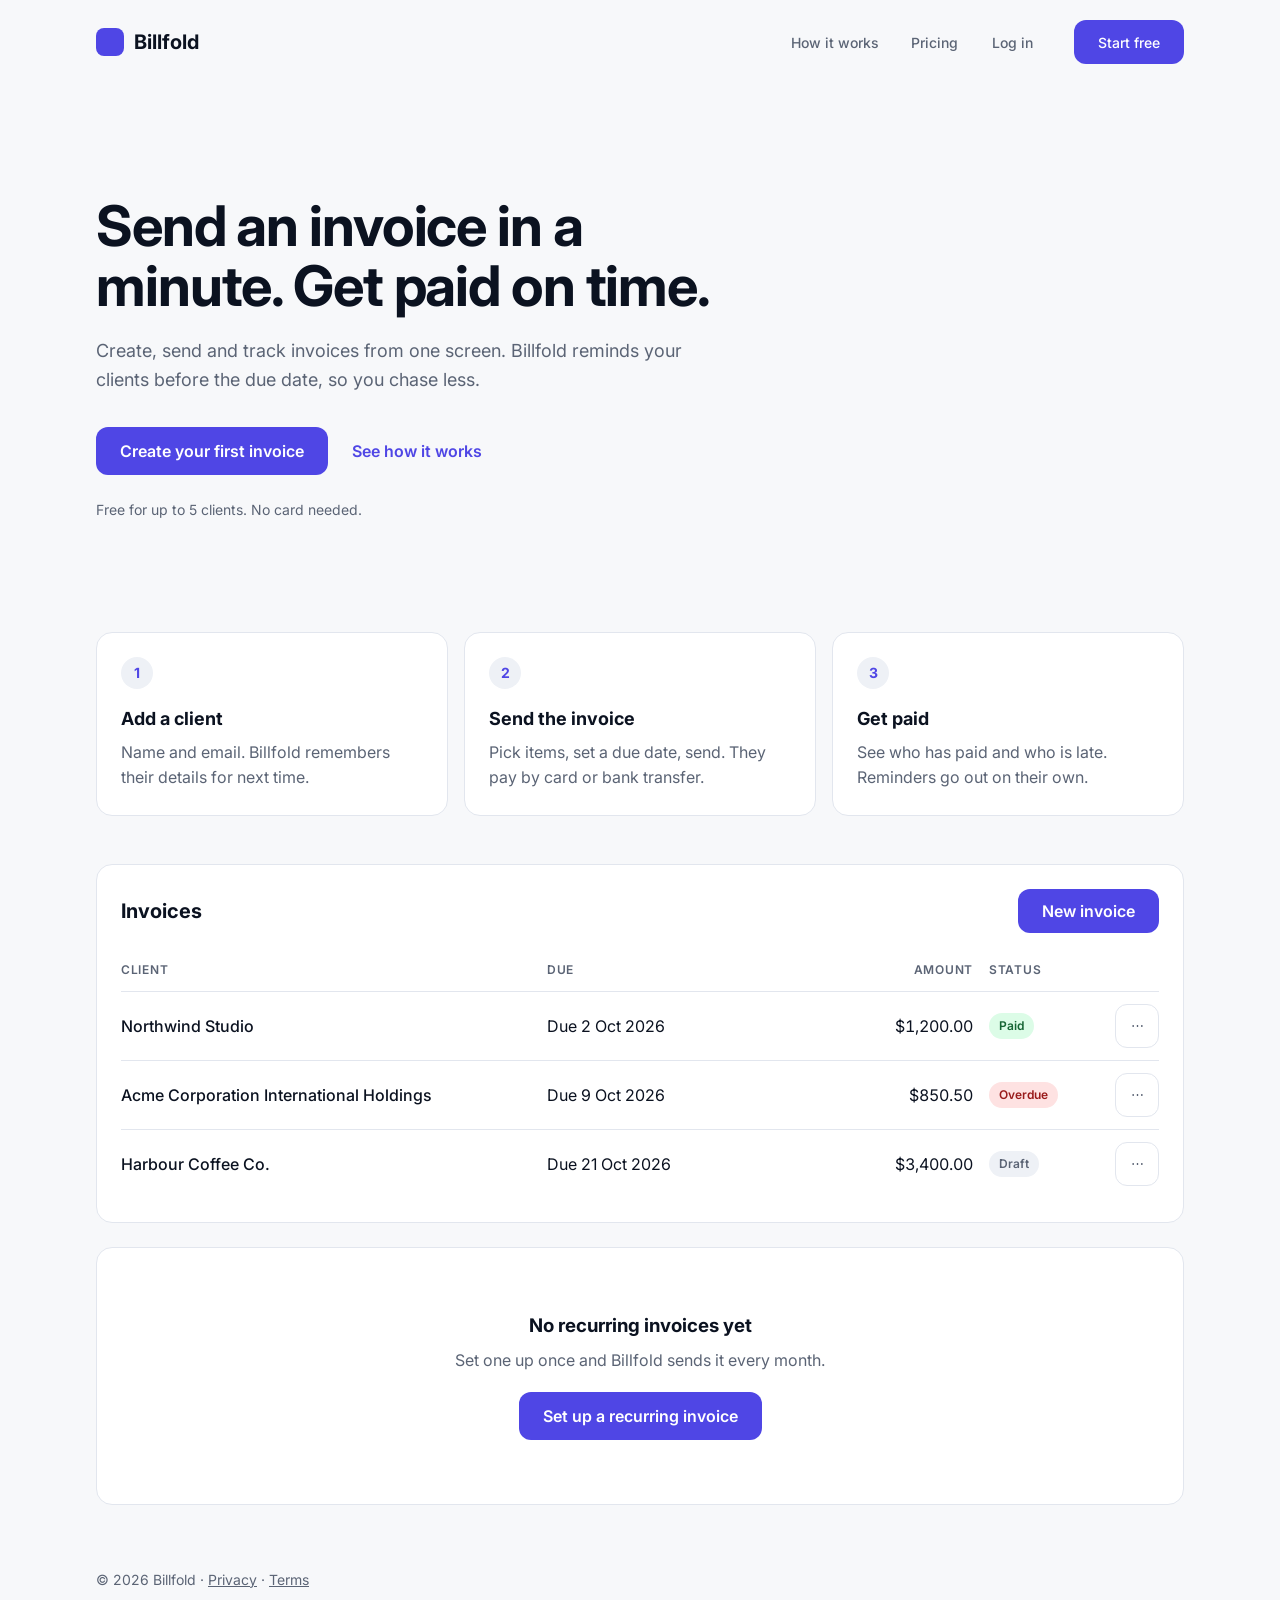
<file: examples/billfold/after/index.html>
<!doctype html>
<html lang="en">
<head>
<meta charset="utf-8">
<meta name="viewport" content="width=device-width, initial-scale=1">
<title>Billfold: send invoices, get paid on time</title>
<link href="https://fonts.googleapis.com/css2?family=Inter:wght@400;500;600;700&display=swap" rel="stylesheet">
<link rel="stylesheet" href="tokens.css">
<style>
  :root{--font-heading:"Inter",system-ui,sans-serif;--primary:#4f46e5;--focus:#4f46e5}
  *{box-sizing:border-box}
  body{margin:0}
  .wrap{max-width:1120px;margin:0 auto;padding:0 var(--space-4)}
  header{position:sticky;top:0;z-index:5;background:transparent;transition:background var(--dur-base)}
  header .wrap{display:flex;align-items:center;justify-content:space-between;height:84px}
  .logo{font:700 20px var(--font-heading);color:var(--fg);text-decoration:none;display:flex;align-items:center;gap:10px;min-height:44px}
  .logo i{width:28px;height:28px;border-radius:8px;background:var(--primary);display:inline-block}
  nav.links{display:flex;gap:var(--space-8);align-items:center}
  nav.links a{color:var(--fg-muted);text-decoration:none;font-size:var(--text-sm);font-weight:500;display:inline-flex;align-items:center;justify-content:center;min-height:44px;min-width:44px}
  nav.links a.btn{color:var(--primary-fg);padding:0 var(--space-6);margin-left:var(--space-2)}
  .menu{display:none;min-width:44px;min-height:44px;border:1px solid var(--border);border-radius:var(--radius-md);background:var(--surface);color:var(--fg);font:500 var(--text-sm) var(--font-body);padding:0 14px}
  .btn{display:inline-flex;align-items:center;justify-content:center;min-height:48px;padding:0 var(--space-6);border-radius:var(--radius-md);font:600 var(--text-base) var(--font-body);text-decoration:none;border:0;cursor:pointer}
  .btn-primary{background:var(--primary);color:var(--primary-fg)}
  .btn-link{color:var(--primary);background:none;padding:0 var(--space-3)}
  .hero{padding:112px 0 var(--space-16)}
  .hero h1{font:700 clamp(36px,6vw,56px)/1.08 var(--font-heading);letter-spacing:-.02em;margin:0;max-width:760px;text-wrap:balance}
  .hero p{font-size:var(--text-lg);color:var(--fg-muted);max-width:600px;margin:var(--space-5) 0 var(--space-8);line-height:1.6}
  .cta{display:flex;flex-wrap:wrap;gap:var(--space-3);align-items:center}
  .proof{margin-top:var(--space-6);font-size:var(--text-sm);color:var(--fg-muted)}
  .steps{display:grid;grid-template-columns:repeat(3,minmax(0,1fr));gap:var(--space-4);padding:var(--space-12) 0}
  .step{background:var(--surface);border:1px solid var(--border);border-radius:var(--radius-lg);padding:var(--space-6)}
  .step b{display:grid;place-items:center;width:32px;height:32px;border-radius:50%;background:var(--surface-2);color:var(--primary);font-size:var(--text-sm)}
  .step h3{font-size:var(--text-lg);margin:var(--space-4) 0 var(--space-2)}
  .step p{color:var(--fg-muted);margin:0;line-height:1.6}
  .panel{background:var(--surface);border:1px solid var(--border);border-radius:var(--radius-lg);padding:var(--space-6);margin-bottom:var(--space-6)}
  .panel-head{display:flex;justify-content:space-between;align-items:center;gap:var(--space-4);margin-bottom:var(--space-4)}
  .panel h2{font-size:var(--text-xl);margin:0}
  .rows{display:grid;gap:0}
  .row{display:grid;grid-template-columns:minmax(0,2fr) 1fr 1fr 110px 44px;align-items:center;gap:var(--space-4);padding:var(--space-3) 0;border-top:1px solid var(--border)}
  .row.h{color:var(--fg-muted);font-size:var(--text-xs);font-weight:600;text-transform:uppercase;letter-spacing:.06em;border-top:0}
  .name{min-width:0;overflow:hidden;text-overflow:ellipsis;white-space:nowrap;font-weight:500}
  .amt{font-variant-numeric:tabular-nums;text-align:right}
  .chip{justify-self:start;white-space:nowrap;font-size:var(--text-xs);font-weight:600;padding:4px 10px;border-radius:var(--radius-pill)}
  .chip.paid{background:#dcfce7;color:#166534}.chip.over{background:#fee2e2;color:#991b1b}.chip.draft{background:var(--surface-2);color:var(--fg-muted)}
  .icon{width:44px;height:44px;border-radius:var(--radius-md);border:1px solid var(--border);background:var(--surface);color:var(--fg-muted);cursor:pointer}
  .empty{text-align:center;padding:var(--space-10) var(--space-4)}
  .empty h3{margin:0 0 var(--space-2)}.empty p{color:var(--fg-muted);margin:0 0 var(--space-5)}
  footer{padding:var(--space-10) 0;color:var(--fg-muted);font-size:var(--text-sm)}
  @media (max-width:720px){
    header .wrap{height:72px}.hero{padding:56px 0 var(--space-10)}
    nav.links a{display:none}.menu{display:inline-flex;align-items:center}
    .steps{grid-template-columns:1fr}
    .row{grid-template-columns:minmax(0,1fr) auto;row-gap:4px}
    .row.h{display:none}
    .row .due{grid-column:1;color:var(--fg-muted);font-size:var(--text-sm)}
    .row .amt{grid-row:1;grid-column:2}
    .row .chip{grid-column:2;justify-self:end}
    .row .icon{display:none}
  }
  .sheet{position:fixed;inset:0;background:rgba(11,18,32,.45);display:none;z-index:20}
  .sheet.open{display:block}
  .sheet nav{position:absolute;left:0;right:0;top:0;background:var(--surface);padding:var(--space-4);display:grid;gap:var(--space-1);border-bottom:1px solid var(--border)}
  .sheet a,.sheet button{display:flex;align-items:center;min-height:48px;padding:0 var(--space-3);border-radius:var(--radius-md);color:var(--fg);text-decoration:none;font:500 var(--text-base) var(--font-body);background:none;border:0;text-align:left}
  .acts{position:relative}
  .pop{position:absolute;right:0;top:48px;background:var(--surface);border:1px solid var(--border);border-radius:var(--radius-md);box-shadow:var(--shadow-2);padding:var(--space-2);display:none;z-index:4;min-width:200px}
  .pop.open{display:block}
  .pop button{display:flex;width:100%;min-height:44px;align-items:center;padding:0 var(--space-3);background:none;border:0;border-radius:var(--radius-sm);font:500 var(--text-sm) var(--font-body);color:var(--fg);cursor:pointer}
  .pop .danger{color:var(--danger)}
  .toast{position:fixed;left:50%;bottom:24px;transform:translateX(-50%);background:var(--fg);color:var(--bg);padding:12px 16px;border-radius:var(--radius-md);display:none;gap:16px;align-items:center;font-size:var(--text-sm);z-index:30}
  .toast.show{display:flex}.toast button{background:none;border:0;color:inherit;font:600 var(--text-sm) var(--font-body);text-decoration:underline;min-height:44px;cursor:pointer}
</style>
</head>
<body>
<header><div class="wrap"><a class="logo" href="#"><i></i>Billfold</a>
  <nav class="links" aria-label="Main"><a href="#how">How it works</a><a href="#pricing">Pricing</a><a href="#login">Log in</a><a class="btn btn-primary" href="#start" style="min-height:44px">Start free</a></nav>
  <button class="menu" aria-label="Open menu" aria-expanded="false" aria-controls="sheet">Menu</button></div></header>
<div class="sheet" id="sheet"><nav aria-label="Mobile"><a href="#how">How it works</a><a href="#pricing">Pricing</a><a href="#login">Log in</a><a href="#start" style="background:var(--primary);color:var(--primary-fg);justify-content:center">Start free</a><button data-close>Close</button></nav></div>
<main class="wrap">
  <section class="hero">
    <h1>Send an invoice in a minute. Get paid on time.</h1>
    <p>Create, send and track invoices from one screen. Billfold reminds your clients before the due date, so you chase less.</p>
    <div class="cta"><a class="btn btn-primary" href="#start">Create your first invoice</a><a class="btn btn-link" href="#how">See how it works</a></div>
    <div class="proof">Free for up to 5 clients. No card needed.</div>
  </section>
  <section class="steps" id="how">
    <div class="step"><b>1</b><h3>Add a client</h3><p>Name and email. Billfold remembers their details for next time.</p></div>
    <div class="step"><b>2</b><h3>Send the invoice</h3><p>Pick items, set a due date, send. They pay by card or bank transfer.</p></div>
    <div class="step"><b>3</b><h3>Get paid</h3><p>See who has paid and who is late. Reminders go out on their own.</p></div>
  </section>
  <section class="panel" aria-labelledby="inv">
    <div class="panel-head"><h2 id="inv">Invoices</h2><a class="btn btn-primary" href="#new" style="min-height:44px">New invoice</a></div>
    <div class="rows" role="table">
      <div class="row h" role="row"><span>Client</span><span>Due</span><span class="amt">Amount</span><span>Status</span><span></span></div>
      <div class="row" role="row"><span class="name">Northwind Studio</span><span class="due">Due 2 Oct 2026</span><span class="amt">$1,200.00</span><span class="chip paid">Paid</span><span class="acts"><button class="icon" aria-haspopup="menu" aria-label="More actions for Northwind Studio">⋯</button><span class="pop" role="menu"><button role="menuitem">Send reminder</button><button role="menuitem">Download PDF</button><button role="menuitem" class="danger" data-del>Delete invoice</button></span></span></div>
      <div class="row" role="row"><span class="name">Acme Corporation International Holdings</span><span class="due">Due 9 Oct 2026</span><span class="amt">$850.50</span><span class="chip over">Overdue</span><span class="acts"><button class="icon" aria-haspopup="menu" aria-label="More actions for Acme Corporation">⋯</button><span class="pop" role="menu"><button role="menuitem">Send reminder</button><button role="menuitem">Download PDF</button><button role="menuitem" class="danger" data-del>Delete invoice</button></span></span></div>
      <div class="row" role="row"><span class="name">Harbour Coffee Co.</span><span class="due">Due 21 Oct 2026</span><span class="amt">$3,400.00</span><span class="chip draft">Draft</span><span class="acts"><button class="icon" aria-haspopup="menu" aria-label="More actions for Harbour Coffee">⋯</button><span class="pop" role="menu"><button role="menuitem">Send reminder</button><button role="menuitem">Download PDF</button><button role="menuitem" class="danger" data-del>Delete invoice</button></span></span></div>
    </div>
  </section>
  <section class="panel">
    <div class="empty"><h3>No recurring invoices yet</h3><p>Set one up once and Billfold sends it every month.</p><a class="btn btn-primary" href="#recurring">Set up a recurring invoice</a></div>
  </section>
</main>
<footer><div class="wrap">© 2026 Billfold · <a href="#privacy" style="color:inherit">Privacy</a> · <a href="#terms" style="color:inherit">Terms</a></div></footer>
<div class="toast" role="status" aria-live="polite" id="toast"><span>Invoice deleted.</span><button id="undo">Undo</button></div>
<script>
const sheet=document.getElementById('sheet'),menu=document.querySelector('.menu');
menu.onclick=()=>{sheet.classList.add('open');menu.setAttribute('aria-expanded','true')};
sheet.onclick=e=>{if(e.target===sheet||e.target.matches('[data-close],a')){sheet.classList.remove('open');menu.setAttribute('aria-expanded','false')}};
document.querySelectorAll('.acts').forEach(a=>{const b=a.querySelector('.icon'),p=a.querySelector('.pop');b.onclick=e=>{e.stopPropagation();document.querySelectorAll('.pop.open').forEach(x=>x!==p&&x.classList.remove('open'));p.classList.toggle('open')}});
document.addEventListener('click',()=>document.querySelectorAll('.pop.open').forEach(p=>p.classList.remove('open')));
// delete without a browser dialog: remove the row, offer undo for a few seconds
let last=null,timer=null;const toast=document.getElementById('toast');
document.querySelectorAll('[data-del]').forEach(d=>d.onclick=()=>{const row=d.closest('.row');last={row,next:row.nextSibling};row.remove();toast.classList.add('show');clearTimeout(timer);timer=setTimeout(()=>toast.classList.remove('show'),5000)});
document.getElementById('undo').onclick=()=>{if(last){last.row.parentNode||document.querySelector('.rows').insertBefore(last.row,last.next);toast.classList.remove('show');last=null}};
</script>
</body>
</html>
</file>
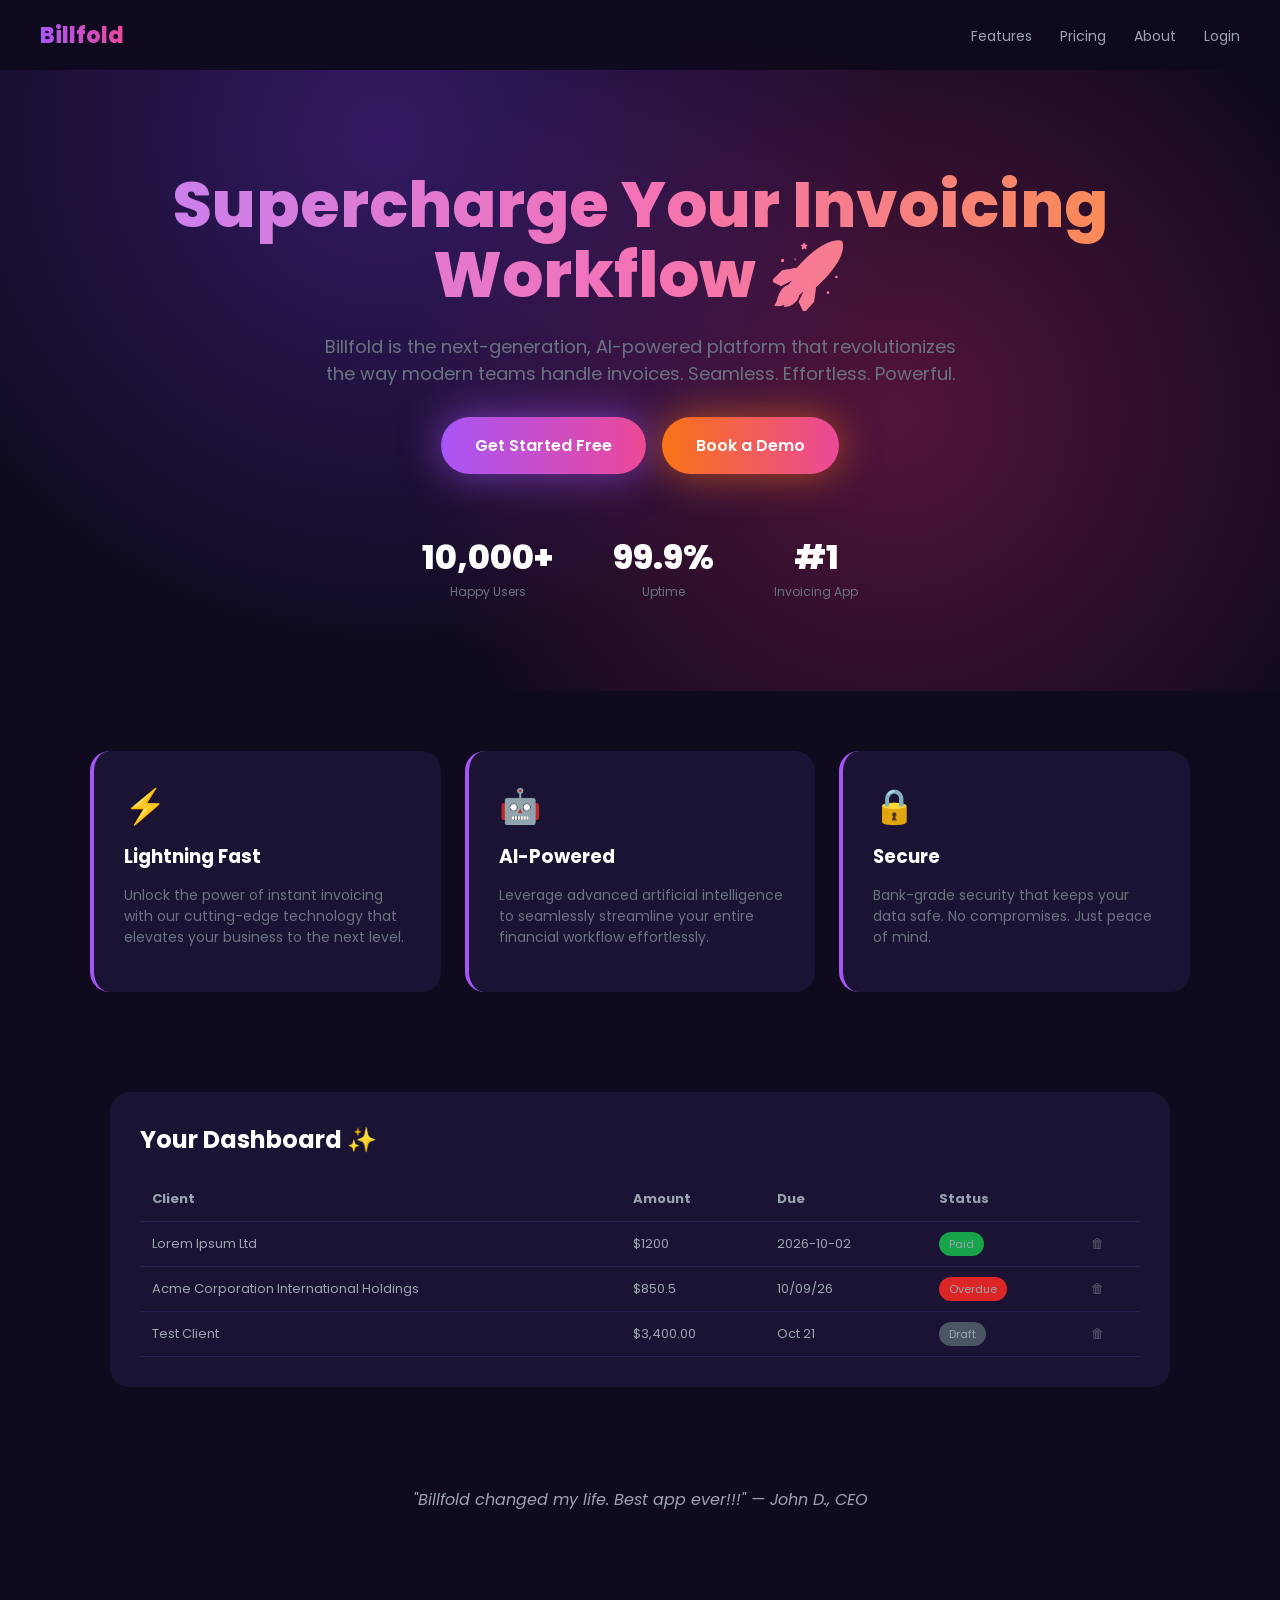
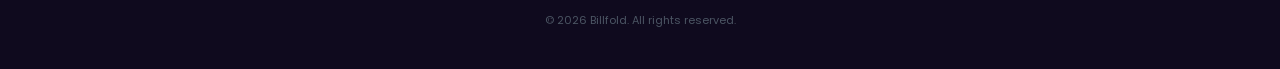
<file: examples/billfold/before/index.html>
<!doctype html>
<html>
<head>
<meta charset="utf-8">
<meta name="viewport" content="width=device-width, initial-scale=1">
<title>Billfold</title>
<link href="https://fonts.googleapis.com/css2?family=Poppins:wght@300;400;600;800&display=swap" rel="stylesheet">
<style>
  body{margin:0;font-family:Poppins,sans-serif;background:#0f0a1e;color:#fff}
  nav{position:fixed;top:0;left:0;right:0;height:70px;background:rgba(15,10,30,.95);display:flex;align-items:center;justify-content:space-between;padding:0 40px;z-index:10}
  .logo{font-weight:800;font-size:22px;background:linear-gradient(90deg,#a855f7,#ec4899);-webkit-background-clip:text;color:transparent}
  .links a{color:#9ca3af;margin-left:28px;text-decoration:none;font-size:14px}
  .menu{display:none;font-size:22px;cursor:pointer}
  .hero{padding:170px 40px 90px;text-align:center;background:radial-gradient(circle at 30% 20%,#7c3aed55,transparent 50%),radial-gradient(circle at 70% 60%,#db277755,transparent 50%)}
  .hero h1{font-size:64px;font-weight:800;margin:0;line-height:1.1;background:linear-gradient(90deg,#c084fc,#f472b6,#fb923c);-webkit-background-clip:text;color:transparent}
  .hero p{color:#6b7280;font-size:18px;max-width:640px;margin:22px auto}
  .btn{display:inline-block;padding:16px 34px;border-radius:999px;font-weight:600;margin:8px;cursor:pointer;border:0;font-family:inherit;font-size:16px}
  .btn1{background:linear-gradient(90deg,#a855f7,#ec4899);color:#fff;box-shadow:0 0 40px #a855f799}
  .btn2{background:linear-gradient(90deg,#f97316,#ec4899);color:#fff;box-shadow:0 0 40px #f9731699}
  .stats{display:flex;justify-content:center;gap:60px;margin-top:50px}
  .stats div{font-size:34px;font-weight:800}.stats span{display:block;font-size:12px;color:#6b7280;font-weight:400}
  .features{display:flex;gap:24px;padding:60px 40px;width:1100px;margin:0 auto}
  .card{flex:1;background:#1a1333;border-radius:20px;padding:30px;border-left:4px solid #a855f7}
  .card h3{margin:10px 0}.card p{color:#6b7280;font-size:14px}
  .emoji{font-size:34px}
  .dash{width:1000px;margin:40px auto;background:#1a1333;border-radius:20px;padding:30px}
  .dash h2{margin-top:0}
  table{width:100%;border-collapse:collapse;font-size:13px}
  td,th{padding:12px;text-align:left;border-bottom:1px solid #2a2050;color:#9ca3af}
  .pill{padding:4px 10px;border-radius:999px;font-size:11px}
  .paid{background:#16a34a}.due{background:#dc2626}.draft{background:#4b5563}
  .del{cursor:pointer;opacity:.5}
  .testi{text-align:center;padding:60px 40px;color:#9ca3af;font-style:italic}
  footer{text-align:center;padding:40px;color:#4b5563;font-size:11px}
</style>
</head>
<body>
<nav><div class="logo">Billfold</div><div class="links"><a href="#">Features</a><a href="#">Pricing</a><a href="#">About</a><a href="#">Login</a></div><div class="menu">☰</div></nav>
<section class="hero">
  <h1>Supercharge Your Invoicing Workflow 🚀</h1>
  <p>Billfold is the next-generation, AI-powered platform that revolutionizes the way modern teams handle invoices. Seamless. Effortless. Powerful.</p>
  <button class="btn btn1">Get Started Free</button><button class="btn btn2">Book a Demo</button>
  <div class="stats"><div>10,000+<span>Happy Users</span></div><div>99.9%<span>Uptime</span></div><div>#1<span>Invoicing App</span></div></div>
</section>
<section class="features">
  <div class="card"><div class="emoji">⚡</div><h3>Lightning Fast</h3><p>Unlock the power of instant invoicing with our cutting-edge technology that elevates your business to the next level.</p></div>
  <div class="card"><div class="emoji">🤖</div><h3>AI-Powered</h3><p>Leverage advanced artificial intelligence to seamlessly streamline your entire financial workflow effortlessly.</p></div>
  <div class="card"><div class="emoji">🔒</div><h3>Secure</h3><p>Bank-grade security that keeps your data safe. No compromises. Just peace of mind.</p></div>
</section>
<section class="dash">
  <h2>Your Dashboard ✨</h2>
  <table>
    <tr><th>Client</th><th>Amount</th><th>Due</th><th>Status</th><th></th></tr>
    <tr><td>Lorem Ipsum Ltd</td><td>$1200</td><td>2026-10-02</td><td><span class="pill paid">Paid</span></td><td><span class="del" onclick="alert('Are you sure?')">🗑</span></td></tr>
    <tr><td>Acme Corporation International Holdings</td><td>$850.5</td><td>10/09/26</td><td><span class="pill due">Overdue</span></td><td><span class="del" onclick="alert('Are you sure?')">🗑</span></td></tr>
    <tr><td>Test Client</td><td>$3,400.00</td><td>Oct 21</td><td><span class="pill draft">Draft</span></td><td><span class="del" onclick="alert('Are you sure?')">🗑</span></td></tr>
  </table>
</section>
<section class="testi">"Billfold changed my life. Best app ever!!!" — John D., CEO</section>
<footer>© 2026 Billfold. All rights reserved.</footer>
</body>
</html>
</file>
<file: examples/billfold/after/tokens.css>
/* Starter tokens. Light values on :root; dark values for both the OS setting and an explicit
   data-theme toggle. Replace the brand hue (--primary) and keep the roles. */
:root {
  --bg: #f7f8fa;
  --surface: #ffffff;
  --surface-2: #eef1f6;
  --fg: #0b1220;
  --fg-muted: #5b6475;
  --border: #e2e6ee;
  --primary: #2563eb;
  --primary-fg: #ffffff;
  --success: #059669;
  --warning: #d97706;
  --danger: #dc2626;
  --focus: #2563eb;

  --font-heading: "Oswald", "Arial Narrow", system-ui, sans-serif;
  --font-body: "Inter", system-ui, -apple-system, "Segoe UI", sans-serif;
  --font-mono: "JetBrains Mono", ui-monospace, monospace;

  --text-xs: 12px; --text-sm: 14px; --text-base: 16px; --text-lg: 18px; --text-xl: 20px;
  --text-2xl: 24px; --text-3xl: 30px; --text-4xl: 36px; --text-5xl: 48px; --text-6xl: 60px;

  --space-1: 4px; --space-2: 8px; --space-3: 12px; --space-4: 16px; --space-5: 20px;
  --space-6: 24px; --space-8: 32px; --space-10: 40px; --space-12: 48px; --space-16: 64px;

  --radius-sm: 8px; --radius-md: 12px; --radius-lg: 16px; --radius-xl: 24px; --radius-pill: 999px;

  --shadow-1: 0 1px 2px rgba(11, 18, 32, .06), 0 2px 8px rgba(11, 18, 32, .06);
  --shadow-2: 0 8px 24px rgba(11, 18, 32, .10), 0 2px 6px rgba(11, 18, 32, .06);

  --dur-fast: 120ms; --dur-base: 200ms; --dur-slow: 320ms;
  --ease-out: cubic-bezier(.22, 1, .36, 1);
  --ease-in-out: cubic-bezier(.65, 0, .35, 1);

  color-scheme: light;
}

@media (prefers-color-scheme: dark) {
  :root:not([data-theme="light"]) {
    --bg: #0a0d14; --surface: #121722; --surface-2: #1a2130; --fg: #f1f4f9; --fg-muted: #9aa4b5;
    --border: #252d3d; --primary: #3b82f6; --primary-fg: #ffffff; --success: #34d399; --warning: #fbbf24;
    --danger: #f87171; --focus: #60a5fa;
    --shadow-1: 0 1px 2px rgba(0, 0, 0, .4); --shadow-2: 0 10px 30px rgba(0, 0, 0, .5);
    color-scheme: dark;
  }
}
:root[data-theme="dark"] {
  --bg: #0a0d14; --surface: #121722; --surface-2: #1a2130; --fg: #f1f4f9; --fg-muted: #9aa4b5;
  --border: #252d3d; --primary: #3b82f6; --primary-fg: #ffffff; --success: #34d399; --warning: #fbbf24;
  --danger: #f87171; --focus: #60a5fa;
  --shadow-1: 0 1px 2px rgba(0, 0, 0, .4); --shadow-2: 0 10px 30px rgba(0, 0, 0, .5);
  color-scheme: dark;
}

body { background: var(--bg); color: var(--fg); font: 400 var(--text-base)/1.5 var(--font-body); }
:focus-visible { outline: 2px solid var(--focus); outline-offset: 2px; }
.num { font-variant-numeric: tabular-nums; }
@media (prefers-reduced-motion: reduce) {
  *, *::before, *::after { animation-duration: .01ms !important; transition-duration: .01ms !important; }
}
</file>
